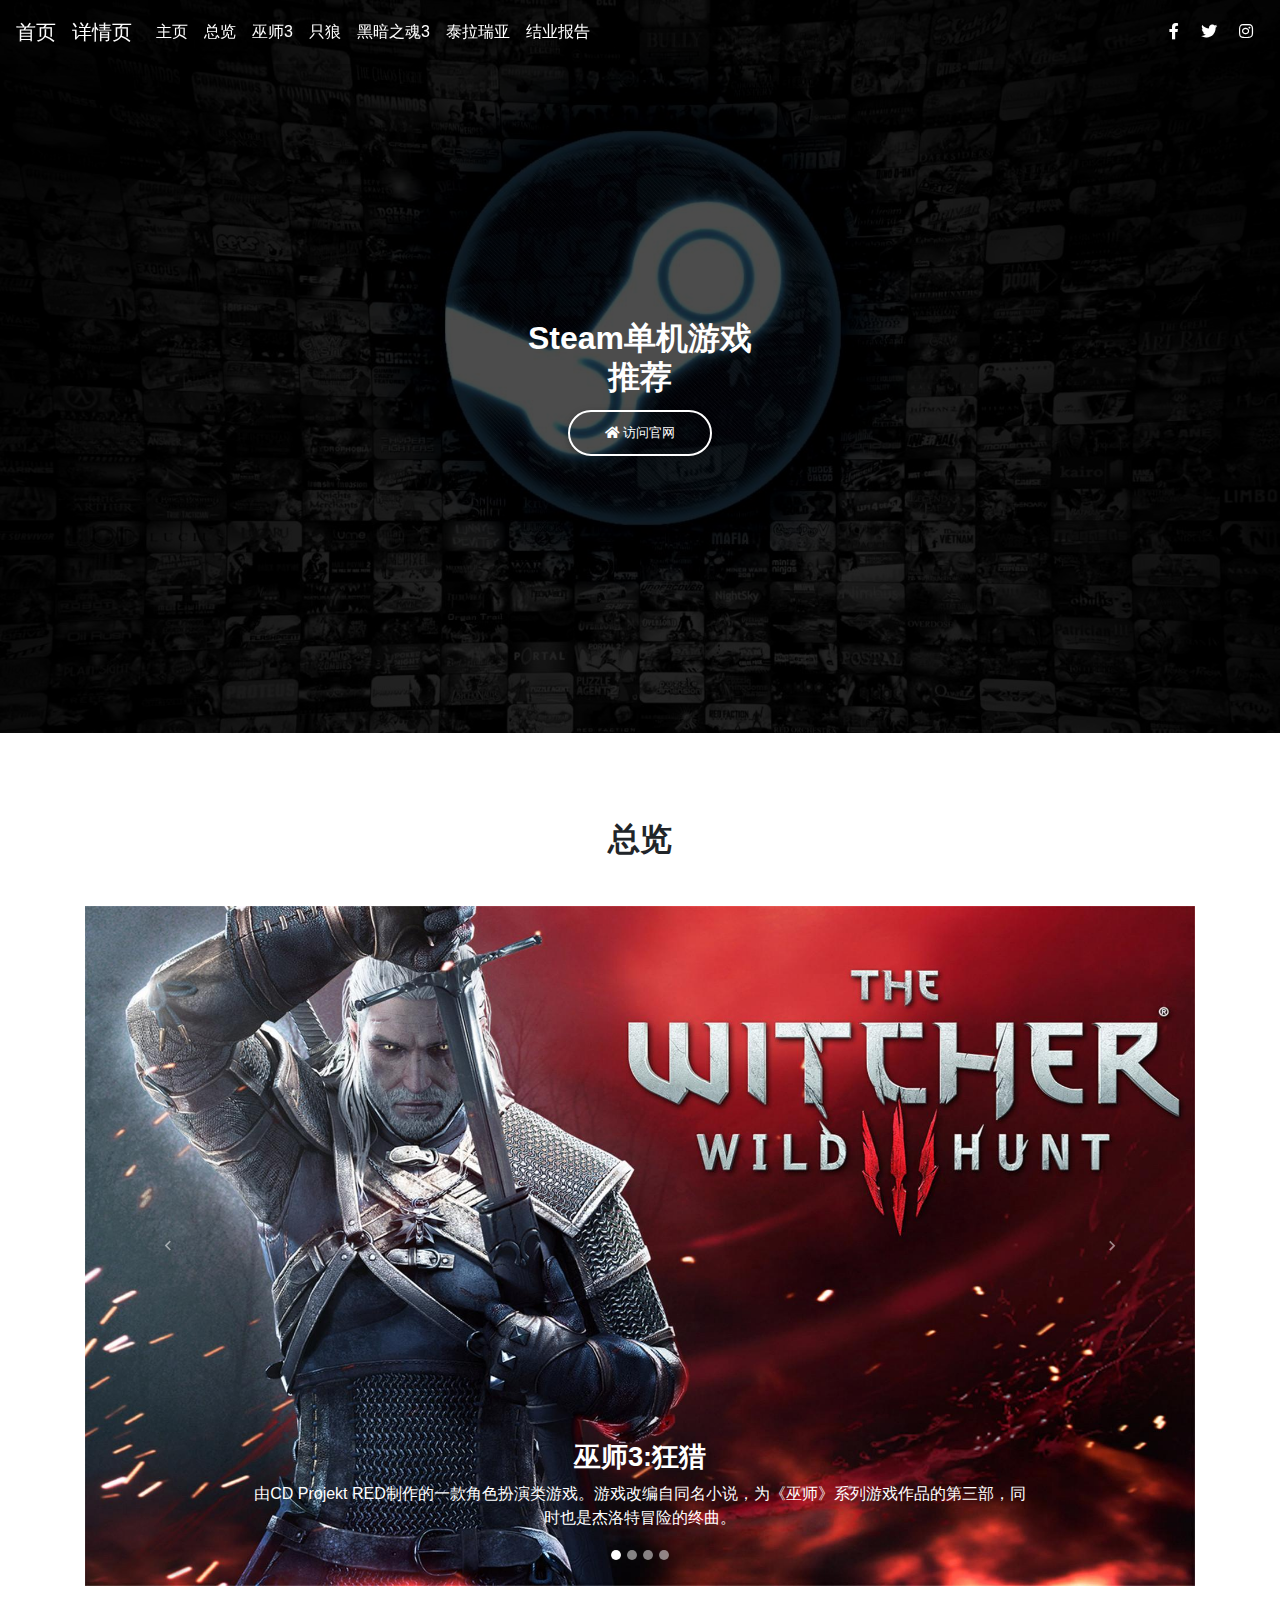
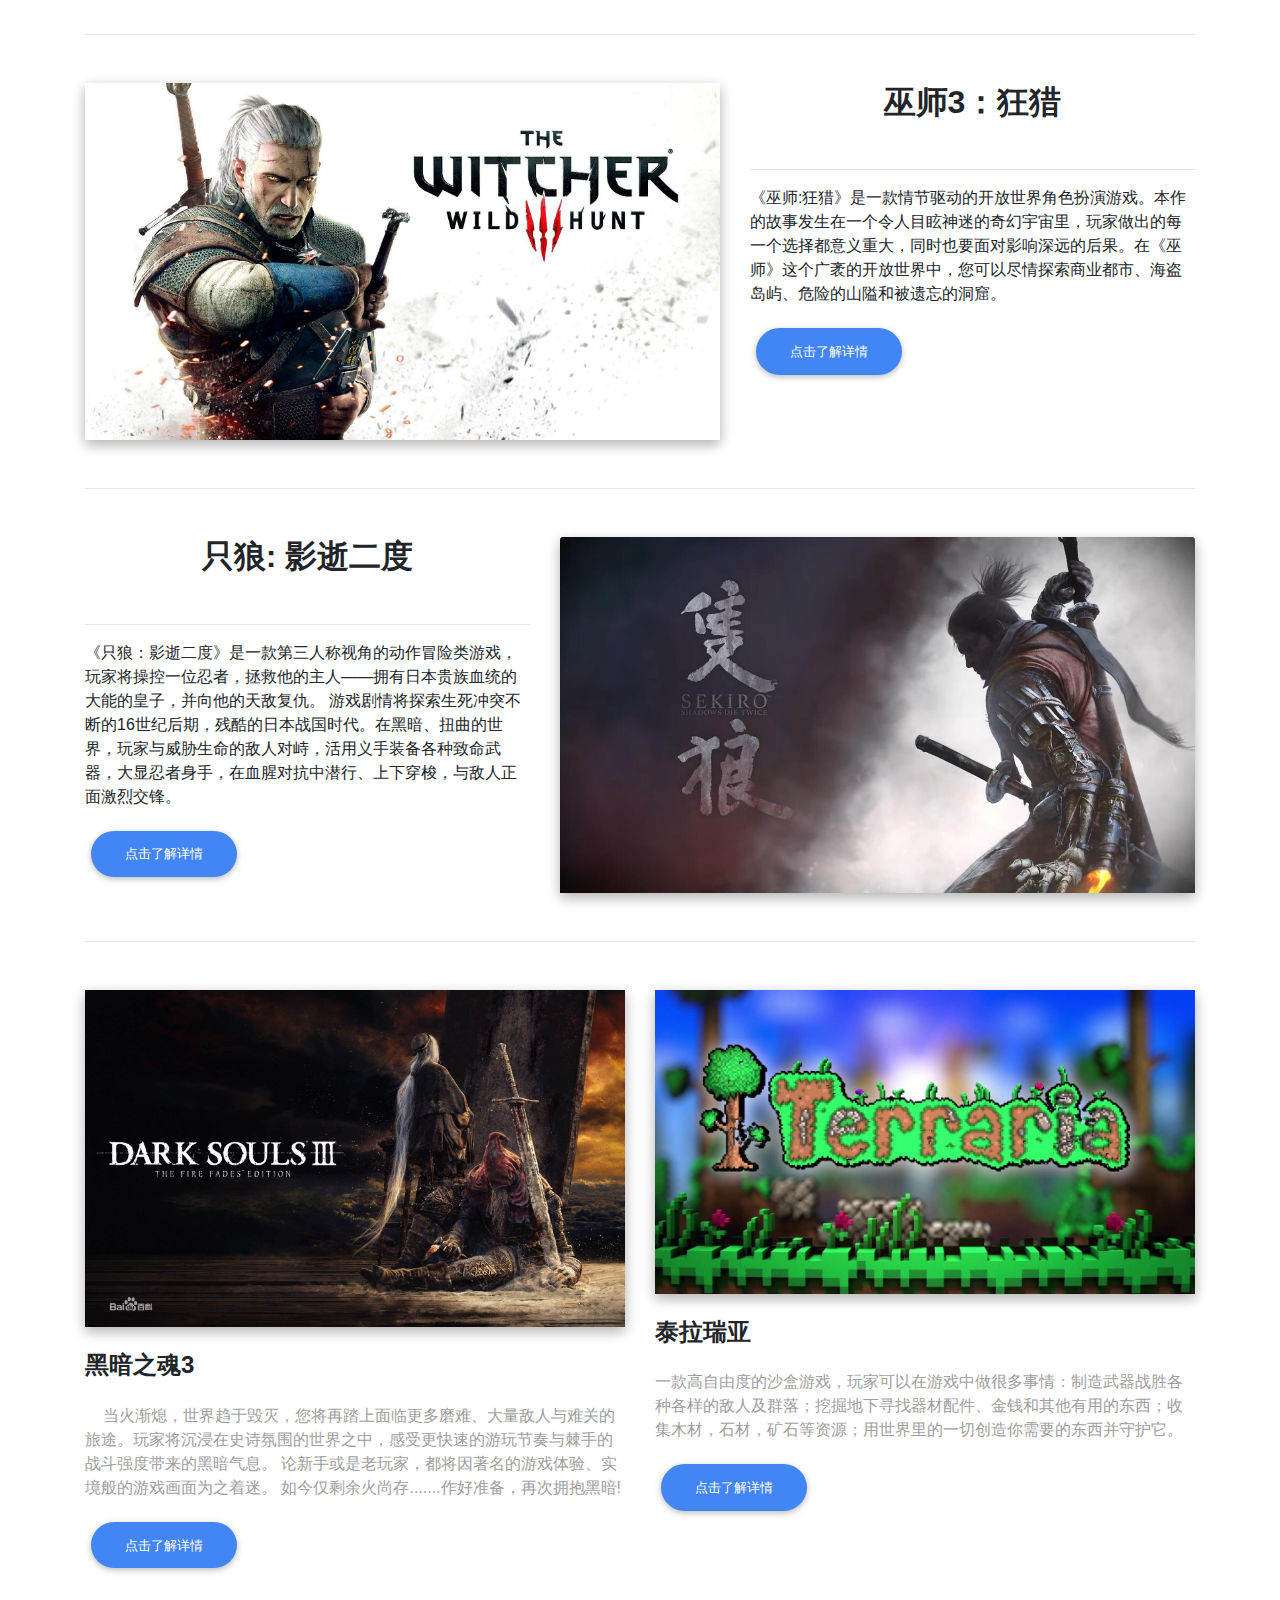
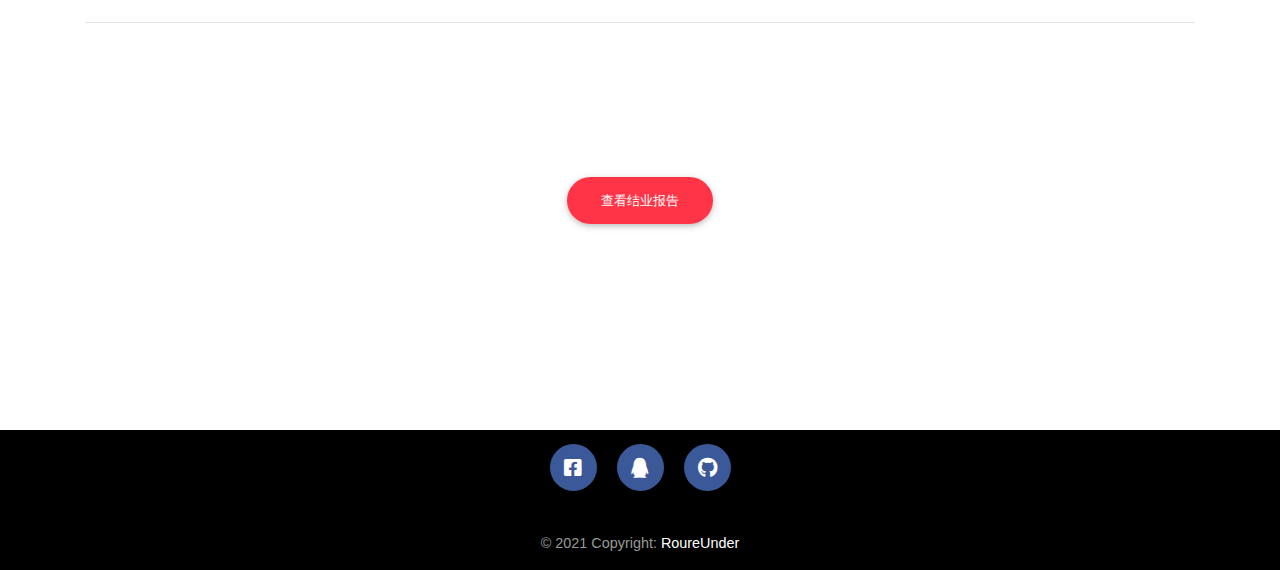
<file: index.html>
<!DOCTYPE html>
<html>
<head>
  <meta charset="UTF-8">
  <meta name="viewport" content="width=device-width, initial-scale=1, shrink-to-fit=no">
  <meta http-equiv="x-ua-compatible" content="ie=edge">
  <title>个人单机游戏推荐</title>
  <!-- MDB icon -->
  <link rel="icon" href="img/logo.ico" type="image/x-icon">
  <!-- Font Awesome -->
  <link rel="stylesheet" href="https://use.fontawesome.com/releases/v5.11.2/css/all.css">
  <!-- Bootstrap core CSS -->
  <link rel="stylesheet" href="css/bootstrap.min.css">
  <!-- Material Design Bootstrap -->
  <link rel="stylesheet" href="css/mdb.min.css">
  <!-- Your custom styles (optional) -->
  <link rel="stylesheet" href="css/style.css">
</head>
<body>

 <!-- start your project here -->
<!-- Main navigation -->
<!--Main Navigation-->
<header>
 <!--Navbar-->
<nav class="navbar navbar-expand-lg navbar-dark fixed-top scrolling-navbar">
    <!-- Navbar brand -->
    <a class="navbar-brand" href="#">首页</a>
    <!-- Collapse button -->
    <button class="navbar-toggler" type="button" data-toggle="collapse" data-target="#basicExampleNav"
      aria-controls="basicExampleNav" aria-expanded="false" aria-label="Toggle navigation">
      <span class="navbar-toggler-icon"></span>
    </button>
    <!-- Collapsible content -->
    <div class="collapse navbar-collapse" id="basicExampleNav">
    <!-- Links -->
    <a class="navbar-brand" href="wushi.html">详情页</a>
<ul class="navbar-nav mr-auto smooth-scroll">
  <li class="nav-item">
    <a class="nav-link" href="#intro">主页</a>
  </li>
  <li class="nav-item">
    <a class="nav-link" href="#zonglan">总览</a>
  </li>
  <li class="nav-item">
    <a class="nav-link" href="#wushi">巫师3</a>
  </li>
  <li class="nav-item">
    <a class="nav-link" href="#sekiro">只狼</a>
  </li>
  <li class="nav-item">
    <a class="nav-link" href="#darksoul">黑暗之魂3</a>
  </li>
  <li class="nav-item">
    <a class="nav-link" href="#darksoul">泰拉瑞亚</a>
  </li>
  <li class="nav-item">
    <a class="nav-link" href="#report">结业报告</a>
  </li>
</ul>
<!-- Links -->
    <!-- Social Icon  -->
<ul class="navbar-nav nav-flex-icons">
  <li class="nav-item">
    <a class="nav-link"><i class="fab fa-facebook-f"></i></a>
  </li>
  <li class="nav-item">
    <a class="nav-link"><i class="fab fa-twitter"></i></a>
  </li>
  <li class="nav-item">
    <a class="nav-link"><i class="fab fa-instagram"></i></a>
  </li>
</ul>
    <!-- Collapsible content -->
  </nav>
  <!--Mask-->
<div id="intro" class="view">

  <div class="mask rgba-black-strong">
    <!-- 添加了.container-fluid 容器以利用栅格进行布局 -->
    <div class="container-fluid d-flex align-items-center justify-content-center h-100">
      <!-- 新添加的 div, 表示栅格中的行 -->
      <div class="row d-flex justify-content-center text-center">
        <!-- 新添加的 div, 表示栅格中的列 -->
        <div class="col-md-10">

          <!-- Heading -->
          <h2 class="font-weight-bold white-text pt-5 mb-2">Steam单机游戏推荐</h2>

          <a href="https://store.steampowered.com/" class="btn btn-rounded btn-outline-white">
            <i class="fas fa-home "></i> 访问官网
          </a>
        </div>

      </div>

      </div>

  </div>

</div>
<!--/.Mask-->
  <!--/.Navbar-->
</header>
<!--Main layout-->

<!--Main layout-->
<main class="mt-5">
  <div class="container">

    <!--Section: 总览-->
    <section id="zonglan">
      <h2 class="mb-5 font-weight-bold text-center">总览</h2>

<!--Carousel Wrapper-->
<div id="carousel-example-2" class="carousel slide carousel-fade" data-ride="carousel">
  <!--Indicators-->
  <ol class="carousel-indicators">
    <li data-target="#carousel-example-2" data-slide-to="0" class="active"></li>
    <li data-target="#carousel-example-2" data-slide-to="1"></li>
    <li data-target="#carousel-example-2" data-slide-to="2"></li>
    <li data-target="#carousel-example-2" data-slide-to="3"></li>
  </ol>
  <!--/.Indicators-->
  <!--Slides-->
  <div class="carousel-inner" role="listbox">
    <div class="carousel-item active">
      <div class="view">
        <img class="d-block w-100" src="img/wushi2.png"
          alt="First slide" height="680">
      </div>
      <div class="carousel-caption">
        <h3 class="h3-responsive font-weight-bold">巫师3:狂猎</h3>
        <p >由CD Projekt RED制作的一款角色扮演类游戏。游戏改编自同名小说，为《巫师》系列游戏作品的第三部，同时也是杰洛特冒险的终曲。 </p>
      </div>
    </div>
    <div class="carousel-item">
      <!--Mask color-->
      <div class="view">
        <img class="d-block w-100" src="img/sekiro1.png"
          alt="Second slide" height="680">
      </div>
      <div class="carousel-caption">
        <h3 class="h3-responsive font-weight-bold">只狼: 影逝二度</h3>
        <p>由From Software制作的第三人称视角的动作冒险类游戏，玩家将操控一位忍者，拯救他的主人——拥有日本贵族血统的大能的皇子，并向他的天敌复仇。t</p>
      </div>
    </div>
    <div class="carousel-item">
      <!--Mask color-->
      <div class="view">
        <img class="d-block w-100" src="img/dk1.png"
          alt="Third slide" height="680">
      </div>
      <div class="carousel-caption">
        <h3 class="h3-responsive font-weight-bold">黑暗之魂3</h3>
        <p>由FromSoftware公司开发的一款动作角色扮演类游戏。游戏的主要舞台为洛斯里克王国。在那里，玩家肩负着阻止末世来临的使命，而末世则是由于火之纪元和那些前代黑暗印记持有者之间的冲突所引发的。为了应对这一事态，玩家需要去面对薪王——那些曾经传过火的英雄。</p>
      </div>
    </div>
    <div class="carousel-item">
     <!--Mask color-->
     <div class="view">
      <img class="d-block w-100" src="/img/tela1.png"
        alt="Fourth slide" height="680">
    </div>
    <div class="carousel-caption">
      <h3 class="h3-responsive font-weight-bold">泰拉瑞亚</h3>
      <p>由Re-Logic公司开发的一款高自由度的沙盒游戏，玩家可以在游戏中做很多事情：制造武器战胜各种各样的敌人及群落；挖掘地下寻找器材配件、金钱和其他有用的东西；收集木材，石材，矿石等资源；用世界里的一切创造你需要的东西并守护它。</p>
    </div>
  </div>
  </div>
  <!--/.Slides-->
  <!--Controls-->
  <a class="carousel-control-prev" href="#carousel-example-2" role="button" data-slide="prev">
    <span class="carousel-control-prev-icon" aria-hidden="true"></span>
    <span class="sr-only">Previous</span>
  </a>
  <a class="carousel-control-next" href="#carousel-example-2" role="button" data-slide="next">
    <span class="carousel-control-next-icon" aria-hidden="true"></span>
    <span class="sr-only">Next</span>
  </a>
  <!--/.Controls-->
</div>
<!--/.Carousel Wrapper-->

    </section>
    <!--Section: 总览-->

    <hr class="my-5">

    <!--Section: 巫师3-->
    <section id="wushi">
<!--Grid row 1-->
<div class="row">
  <!--Grid column 1-->
<div class="col-md-7">
<div class="view overlay z-depth-1-half">
  <img src="/img/wushi1.png" class="card-img-top" alt="">
  <div class="mask rgba-white-light"></div>
</div>
</div>
<!--Grid column-->
  <!--Grid column 2-->
<div class="col-md-5">
<h2 class="mb-5 font-weight-bold text-center">巫师3：狂猎</h2>
<hr>
<p>《巫师:狂猎》是一款情节驱动的开放世界角色扮演游戏。本作的故事发生在一个令人目眩神迷的奇幻宇宙里，玩家做出的每一个选择都意义重大，同时也要面对影响深远的后果。在《巫师》这个广袤的开放世界中，您可以尽情探索商业都市、海盗岛屿、危险的山隘和被遗忘的洞窟。</p>
<a href="wushi.html" class="btn btn-primary btn-rounded">点击了解详情</a>
</div>
<!--Grid column-->
</div>
<!--Grid row-->

    </section>
    <!--Section: 巫师3-->

    <hr class="my-5">

    <!--Section: 只狼-->
    <section id="sekiro">
<!--Grid row 1-->
<div class="row">
  <!--Grid column 1-->
  <div class="col-md-5">
    <h2 class="mb-5 font-weight-bold text-center">只狼: 影逝二度</h2>
    <hr>
    <p>《只狼：影逝二度》是一款第三人称视角的动作冒险类游戏，玩家将操控一位忍者，拯救他的主人——拥有日本贵族血统的大能的皇子，并向他的天敌复仇。 游戏剧情将探索生死冲突不断的16世纪后期，残酷的日本战国时代。在黑暗、扭曲的世界，玩家与威胁生命的敌人对峙，活用义手装备各种致命武器，大显忍者身手，在血腥对抗中潜行、上下穿梭，与敌人正面激烈交锋。</p>
    <a href="sekiro.html" class="btn btn-primary btn-rounded">点击了解详情</a>
    </div>
<!--Grid column-->
  <!--Grid column 2-->
  <div class="col-md-7">
    <div class="view overlay z-depth-1-half">
      <img src="/img/sekiro2.jpg" class="card-img-top" alt="">
      <div class="mask rgba-white-light"></div>
    </div>
    </div>
<!--Grid column-->
</div>
<!--Grid row-->


    </section>
    <!--Section: 只狼-->

    <hr class="my-5">

    <!--Section: 黑魂3-->
    <section id="darksoul">

<!--Grid row 1-->
<div class="row">
  <!--Grid column-->
  <div class="col-md-6">

    <div class="view overlay z-depth-1-half">
      <img src="img/darksoul2.jpg" class="img-fluid">
      <a href="#!">
        <div class="mask rgba-white-slight"></div>
      </a>
    </div>

    <h4 class="my-4 font-weight-bold">黑暗之魂3</h4>
    <p class="grey-text">&nbsp;&nbsp;&nbsp;&nbsp;当火渐熄，世界趋于毁灭，您将再踏上面临更多磨难、大量敌人与难关的旅途。玩家将沉浸在史诗氛围的世界之中，感受更快速的游玩节奏与棘手的战斗强度带来的黑暗气息。
      论新手或是老玩家，都将因著名的游戏体验、实境般的游戏画面为之着迷。
      如今仅剩余火尚存.......作好准备，再次拥抱黑暗!</p>
     <a href="darksoul.html" class="btn btn-primary btn-rounded">点击了解详情</a>
  </div>
  <!--Grid column-->
  <!--Grid column-->
  <div class="col-md-6">

    <div class="view overlay z-depth-1-half">
      <img src="img/tela2.jpg" class="img-fluid">
      <a href="#!">
        <div class="mask rgba-white-slight"></div>
      </a>
    </div>

    <h4 class="my-4 font-weight-bold">泰拉瑞亚</h4>
    <p class="grey-text">一款高自由度的沙盒游戏，玩家可以在游戏中做很多事情：制造武器战胜各种各样的敌人及群落；挖掘地下寻找器材配件、金钱和其他有用的东西；收集木材，石材，矿石等资源；用世界里的一切创造你需要的东西并守护它。</p>
     <a href="tela.html" class="btn btn-primary btn-rounded">点击了解详情</a>
  </div>
  <!--Grid column-->
</div>
<!--Grid row-->

    </section>
    <!--Section: 黑魂3-->
    <hr class="my-5">

    <a id="report">
      <div style=" height: 100px; " ></div>
        <div class="text-center">
  
            <a href="https://blog.csdn.net/Facerdx/article/details/118073135" class="btn btn-rounded btn-danger">查看结业报告</a>
          </div>
  
       
  
       
    <div style=" height: 200px; " ></div>

  </div>
</main>
<!--Main layout-->

<footer class="page-footer  black font-small pt-1">

  <!-- Footer Elements -->
  <div class="container">

    <!-- Social buttons -->
    <ul class="list-unstyled list-inline text-center">
      <li class="list-inline-item">
        <a class="btn-floating btn-fb mx-1" href="https://www.facebook.com/profile.php?id=100044963982755" target="_blank">
          <i class="fab fa-facebook-square"> </i>
        </a>
      </li>
      <li class="list-inline-item">
        <a class="btn-floating btn-fb mx-1" href="tencent://message/?uin=2286519101&Site=ww&Menu=yes" target="_blank">
          <i class="fab fa-qq"> </i>
        </a>
      </li>
      <li class="list-inline-item">
        <a class="btn-floating btn-fb mx-1" href="https://github.com/RoureUnder" target="_blank">
          <i class="fab fa-github"> </i>
        </a>
      </li>
      
    </ul>
    <!-- Social buttons -->

  </div>
  <!-- Footer Elements -->

  <!-- Copyright -->
  <div class="footer-copyright text-center py-3">© 2021 Copyright:
    <a href="https://github.com/RoureUnder" target="_blank"> RoureUnder</a>
  </div>
  <!-- Copyright -->

</footer>
<!-- Footer -->
<!-- end your project here -->

  <!-- jQuery -->
  <script type="text/javascript" src="js/jquery.min.js"></script>
  <!-- Bootstrap tooltips -->
  <script type="text/javascript" src="js/popper.min.js"></script>
  <!-- Bootstrap core JavaScript -->
  <script type="text/javascript" src="js/bootstrap.min.js"></script>
  <!-- MDB core JavaScript -->
  <script type="text/javascript" src="js/mdb.min.js"></script>
  <!-- Your custom scripts (optional) -->
  <script type="text/javascript"></script>

</body>
</html>
</file>
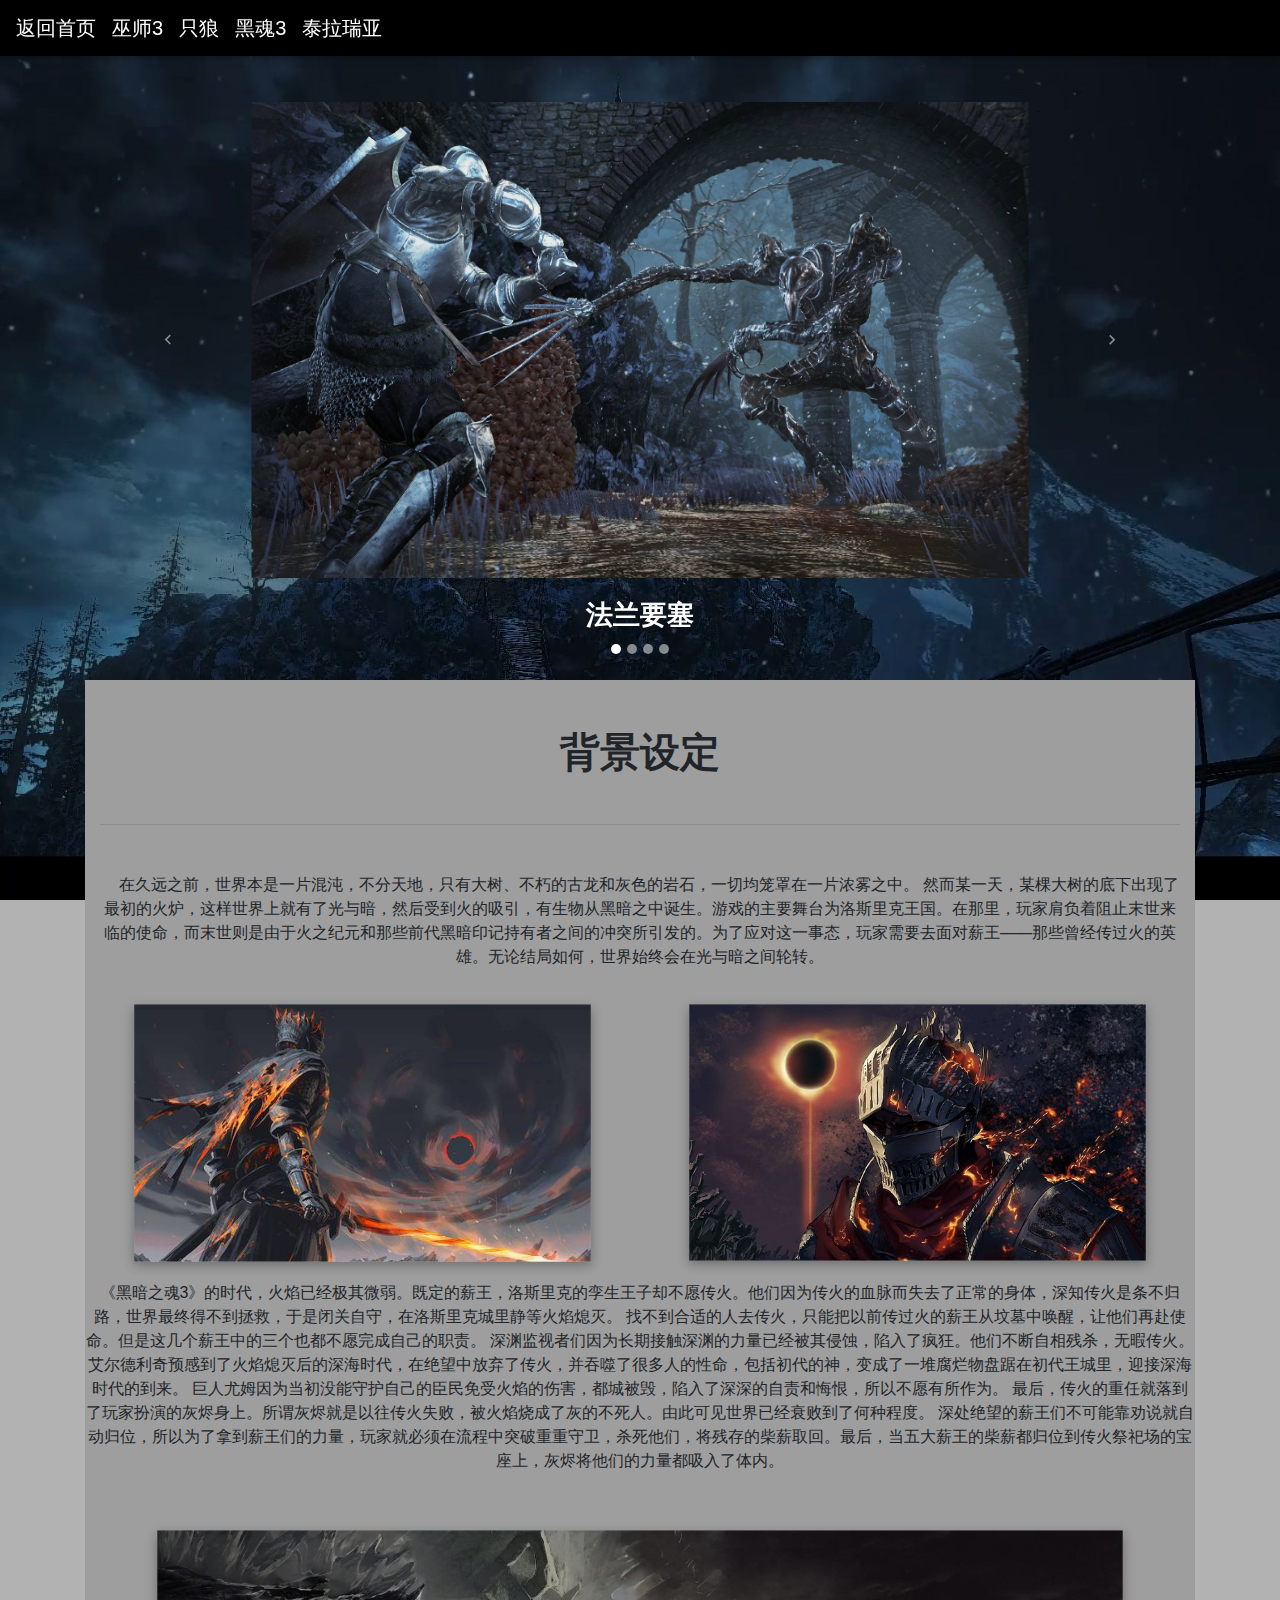
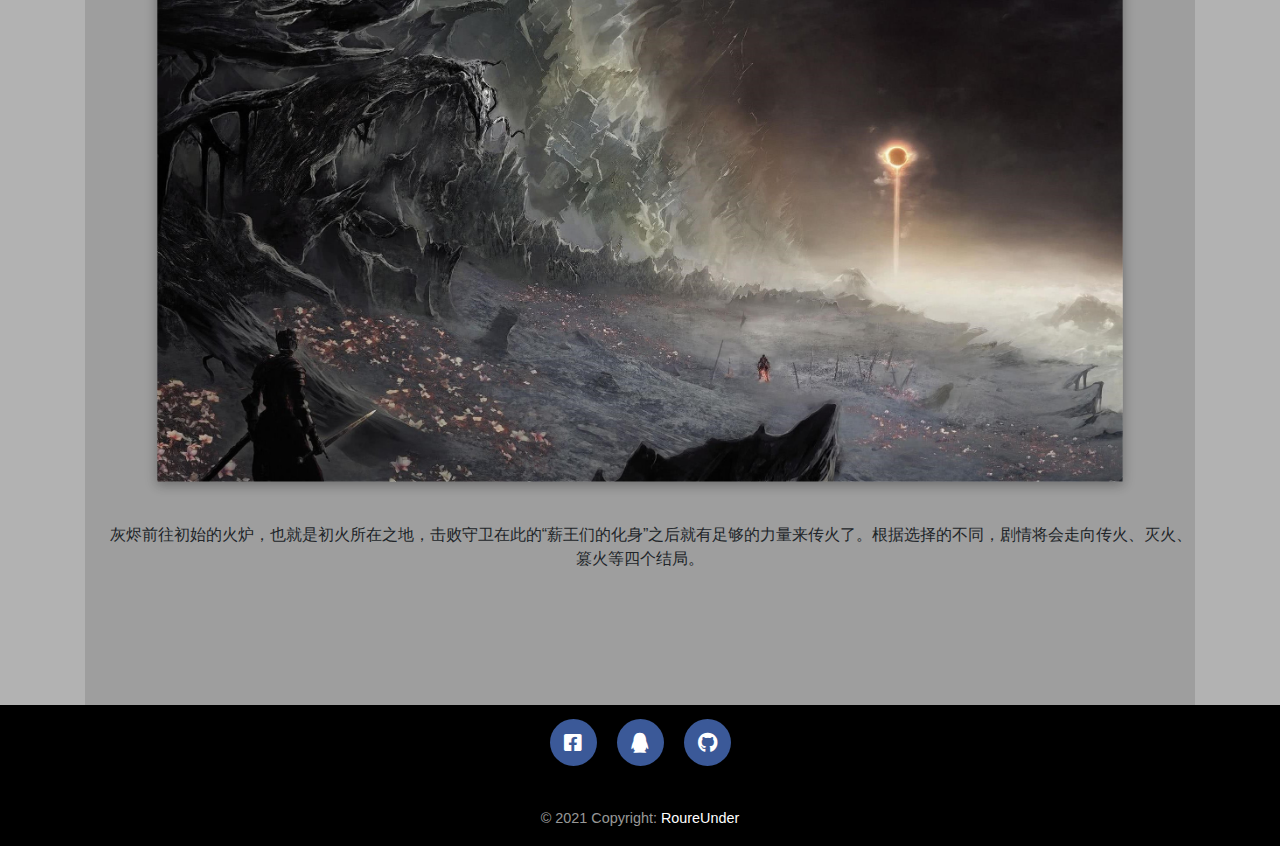
<file: darksoul.html>
<!DOCTYPE html>
<html>
<head>
  <meta charset="UTF-8">
  <meta name="viewport" content="width=device-width, initial-scale=1, shrink-to-fit=no">
  <meta http-equiv="x-ua-compatible" content="ie=edge">
  <title>个人单机游戏推荐</title>
  <!-- MDB icon -->
  <link rel="icon" href="img/logo.ico" type="image/x-icon">
  <!-- Font Awesome -->
  <link rel="stylesheet" href="https://use.fontawesome.com/releases/v5.11.2/css/all.css">
  <!-- Bootstrap core CSS -->
  <link rel="stylesheet" href="css/bootstrap.min.css">
  <!-- Material Design Bootstrap -->
  <link rel="stylesheet" href="css/mdb.min.css">
  <!-- Your custom styles (optional) -->
  <link rel="stylesheet" href="css/style1.css">
</head>
<body background="img/dk3.jpg" style=" background-repeat:no-repeat ;background-size:100% 100%;
background-attachment: fixed;">
<!-- start your project here -->
<!-- Main navigation -->
<header>
  <!--Navbar-->
  <nav class="navbar navbar-expand-lg navbar-dark black fixed-top">
    <!-- Navbar brand -->
    <a class="navbar-brand" href="index.html">返回首页</a>
    <a class="navbar-brand" href="wushi.html">巫师3</a>
    <a class="navbar-brand" href="sekiro.html">只狼</a>
    <a class="navbar-brand" href="#">黑魂3</a>
    <a class="navbar-brand" href="tela.html">泰拉瑞亚</a>
  </nav>
  
  <!--/.Navbar-->
</header>



<!--Main layout-->
<main>
  <div class="mask rgba-black-light">
  <div class="container">
<!--Carousel Wrapper-->
<div id="carousel-example-2" class="carousel slide carousel-fade" data-ride="carousel">
  <!--Indicators-->
  <ol class="carousel-indicators">
    <li data-target="#carousel-example-2" data-slide-to="0" class="active"></li>
    <li data-target="#carousel-example-2" data-slide-to="1"></li>
    <li data-target="#carousel-example-2" data-slide-to="2"></li>
    <li data-target="#carousel-example-2" data-slide-to="3"></li>
  </ol>
  <!--/.Indicators-->
  <!--Slides-->
  <div class="carousel-inner" role="listbox">
    <div class="carousel-item active">
      <div class="view">
        <img class="d-block w-100 example1" src="img/dk4.jpg"
          alt="First slide" height="680">
      </div>
      <div class="carousel-caption">
        <h3 class="h3-responsive font-weight-bold">法兰要塞</h3>
      </div>
    </div>
    <div class="carousel-item">
      <!--Mask color-->
      <div class="view">
        <img class="d-block w-100 example1" src="img/dk5.jpg"
          alt="Second slide" height="680">
      </div>
      <div class="carousel-caption">
        <h3 class="h3-responsive font-weight-bold">大书库</h3>

      </div>
    </div>
    <div class="carousel-item">
      <!--Mask color-->
      <div class="view">
        <img class="d-block w-100 example1" src="img/dk6.jpg"
          alt="Third slide" height="680">
      </div>
      <div class="carousel-caption">
        <h3 class="h3-responsive font-weight-bold">洛斯里克</h3>
  
      </div>
    </div>
    <div class="carousel-item">
     <!--Mask color-->
     <div class="view">
      <img class="d-block w-100 example1" src="/img/dk7.jpg"
        alt="Fourth slide" height="680">
    </div>
    <div class="carousel-caption">
      <h3 class="h3-responsive font-weight-bold">洛斯里克</h3>
    
    </div>
  </div>
  </div>
  <!--/.Slides-->
  <!--Controls-->
  <a class="carousel-control-prev" href="#carousel-example-2" role="button" data-slide="prev">
    <span class="carousel-control-prev-icon" aria-hidden="true"></span>
    <span class="sr-only">Previous</span>
  </a>
  <a class="carousel-control-next" href="#carousel-example-2" role="button" data-slide="next">
    <span class="carousel-control-next-icon" aria-hidden="true"></span>
    <span class="sr-only">Next</span>
  </a>
  <!--/.Controls-->
</div>
<!--/.Carousel Wrapper-->
    <div class="text-center py-5" style="background-color: rgb(158, 158, 158);">

      <!-- Container -->
      <div class="container">
    
        <h2 class="h1-responsive font-weight-bold mb-5">背景设定</h2>
     <hr class="my-5">
  
        <p >&nbsp;&nbsp;&nbsp;&nbsp;在久远之前，世界本是一片混沌，不分天地，只有大树、不朽的古龙和灰色的岩石，一切均笼罩在一片浓雾之中。
         然而某一天，某棵大树的底下出现了最初的火炉，这样世界上就有了光与暗，然后受到火的吸引，有生物从黑暗之中诞生。游戏的主要舞台为洛斯里克王国。在那里，玩家肩负着阻止末世来临的使命，而末世则是由于火之纪元和那些前代黑暗印记持有者之间的冲突所引发的。为了应对这一事态，玩家需要去面对薪王——那些曾经传过火的英雄。无论结局如何，世界始终会在光与暗之间轮转。
      </p>
       
      <!--Grid row 1-->
  <div class="row">
    <!--Grid column 1-->
    <div class="col-md-6">
      <div class="view overlay z-depth-1-half example2">
        <img src="img/dk8.jpg" class="img-fluid">
        <a href="#!">
          <div class="mask rgba-white-slight"></div>
        </a>
      </div>
    </div>
    <!--Grid column-->
    <!--Grid column 2-->
    <div class="col-md-6">
      <div class="view overlay z-depth-1-half example2">
        <img src="img/dk10.jpg" class="img-fluid">
        <a href="#!">
          <div class="mask rgba-white-slight"></div>
        </a>
      </div>
    </div>
    <!--Grid column-->


  <hr class="my-5">
  <p>《黑暗之魂3》的时代，火焰已经极其微弱。既定的薪王，洛斯里克的孪生王子却不愿传火。他们因为传火的血脉而失去了正常的身体，深知传火是条不归路，世界最终得不到拯救，于是闭关自守，在洛斯里克城里静等火焰熄灭。
找不到合适的人去传火，只能把以前传过火的薪王从坟墓中唤醒，让他们再赴使命。但是这几个薪王中的三个也都不愿完成自己的职责。
    深渊监视者们因为长期接触深渊的力量已经被其侵蚀，陷入了疯狂。他们不断自相残杀，无暇传火。
    艾尔德利奇预感到了火焰熄灭后的深海时代，在绝望中放弃了传火，并吞噬了很多人的性命，包括初代的神，变成了一堆腐烂物盘踞在初代王城里，迎接深海时代的到来。
    巨人尤姆因为当初没能守护自己的臣民免受火焰的伤害，都城被毁，陷入了深深的自责和悔恨，所以不愿有所作为。
    最后，传火的重任就落到了玩家扮演的灰烬身上。所谓灰烬就是以往传火失败，被火焰烧成了灰的不死人。由此可见世界已经衰败到了何种程度。
    深处绝望的薪王们不可能靠劝说就自动归位，所以为了拿到薪王们的力量，玩家就必须在流程中突破重重守卫，杀死他们，将残存的柴薪取回。最后，当五大薪王的柴薪都归位到传火祭祀场的宝座上，灰烬将他们的力量都吸入了体内。
   </p>
   <div class="view overlay z-depth-1-half example2">
        <img src="img/dk9.jpg" class="img-fluid">
        <a href="#!">
          <div class="mask rgba-white-slight"></div>
        </a>
      </div>
      <p>
        &nbsp;&nbsp;&nbsp;&nbsp; 灰烬前往初始的火炉，也就是初火所在之地，击败守卫在此的“薪王们的化身”之后就有足够的力量来传火了。根据选择的不同，剧情将会走向传火、灭火、篡火等四个结局。
      </p>
      <!-- Container -->
    
    </div>




<div style=" height: 70px; " ></div>
</div>

</main>
<!--Main layout-->

<footer class="page-footer  black font-small pt-1">

  <!-- Footer Elements -->
  <div class="container">

    <!-- Social buttons -->
    <ul class="list-unstyled list-inline text-center">
      <li class="list-inline-item">
        <a class="btn-floating btn-fb mx-1" href="https://www.facebook.com/profile.php?id=100044963982755" target="_blank">
          <i class="fab fa-facebook-square"> </i>
        </a>
      </li>
      <li class="list-inline-item">
        <a class="btn-floating btn-fb mx-1" href="tencent://message/?uin=2286519101&Site=ww&Menu=yes" target="_blank">
          <i class="fab fa-qq"> </i>
        </a>
      </li>
      <li class="list-inline-item">
        <a class="btn-floating btn-fb mx-1" href="https://github.com/RoureUnder" target="_blank">
          <i class="fab fa-github"> </i>
        </a>
      </li>
      
    </ul>
    <!-- Social buttons -->

  </div>
  <!-- Footer Elements -->

  <!-- Copyright -->
  <div class="footer-copyright text-center py-3">© 2021 Copyright:
    <a href="https://github.com/RoureUnder" target="_blank"> RoureUnder</a>
  </div>
  <!-- Copyright -->

</footer>
<!-- Footer -->
<!-- end your project here -->

  <!-- jQuery -->
  <script type="text/javascript" src="js/jquery.min.js"></script>
  <!-- Bootstrap tooltips -->
  <script type="text/javascript" src="js/popper.min.js"></script>
  <!-- Bootstrap core JavaScript -->
  <script type="text/javascript" src="js/bootstrap.min.js"></script>
  <!-- MDB core JavaScript -->
  <script type="text/javascript" src="js/mdb.min.js"></script>
  <!-- Your custom scripts (optional) -->
  <script type="text/javascript"></script>

</body>
</html>
</file>
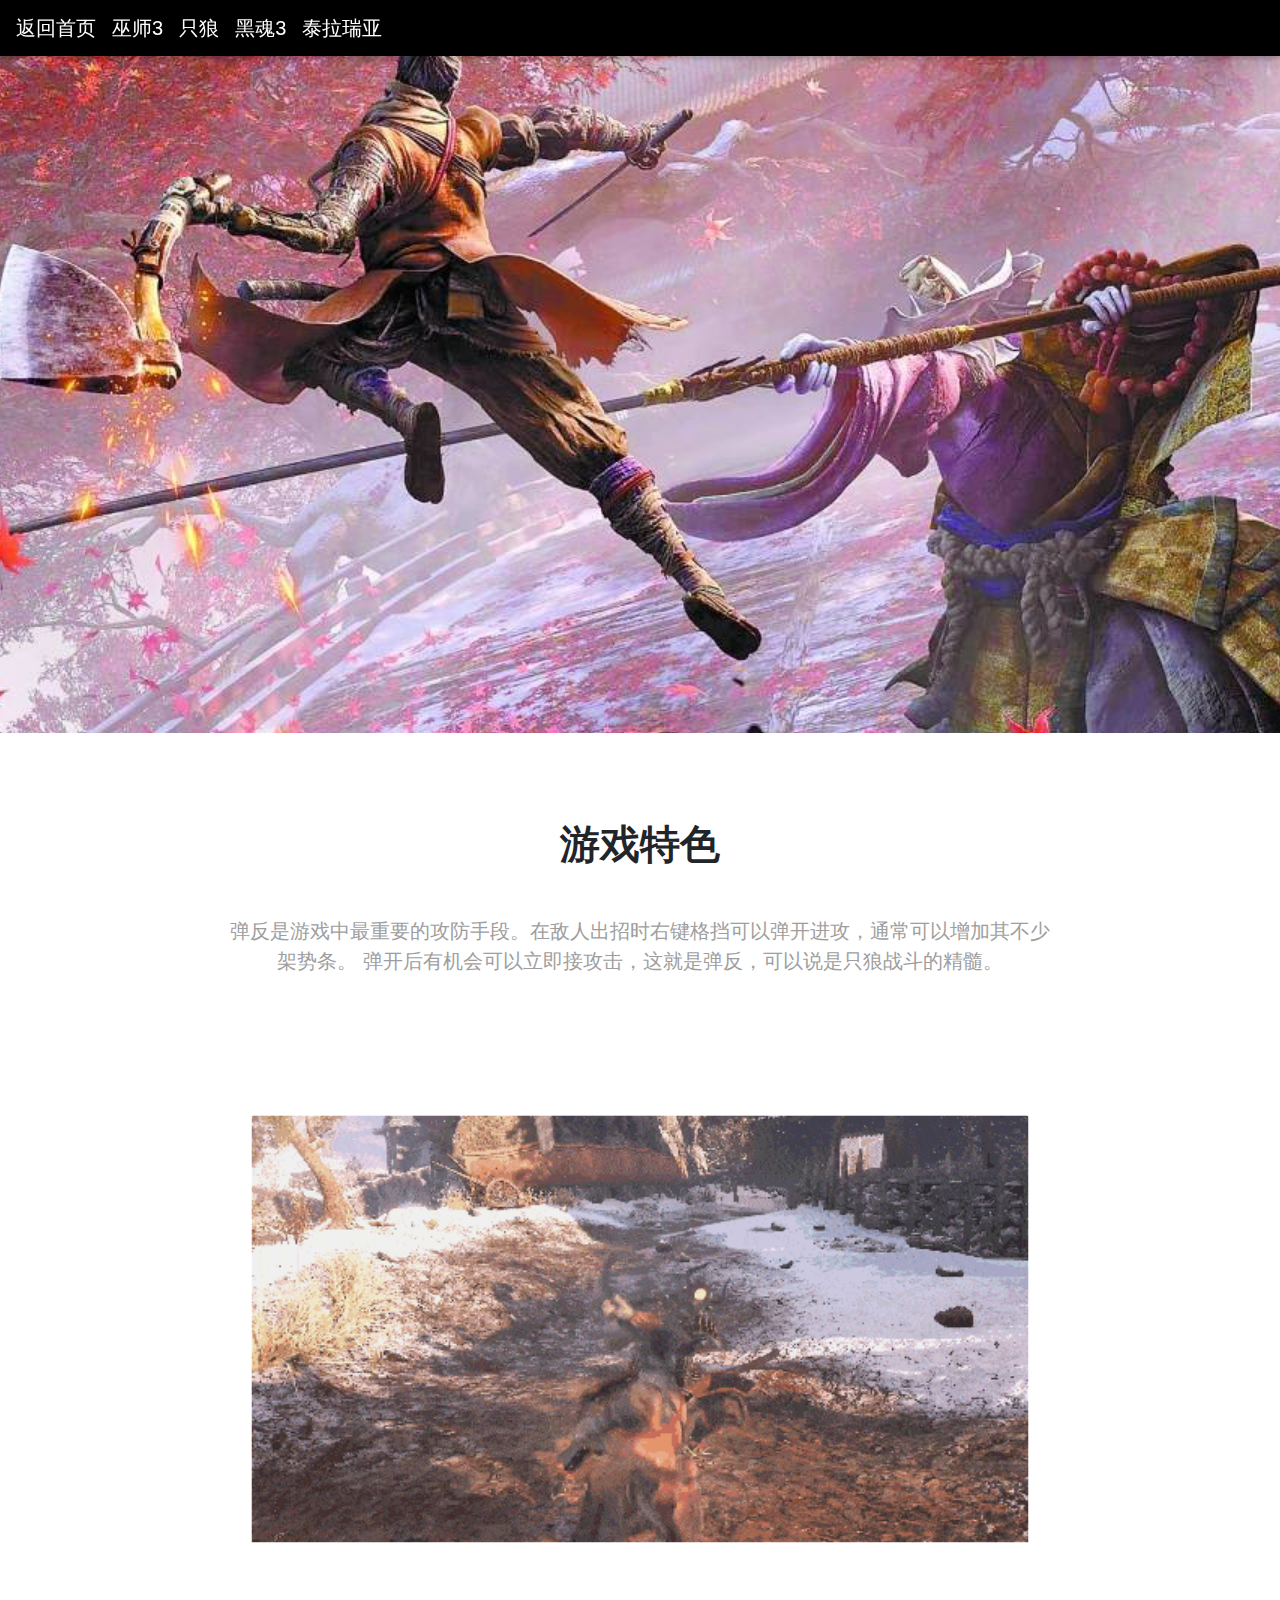
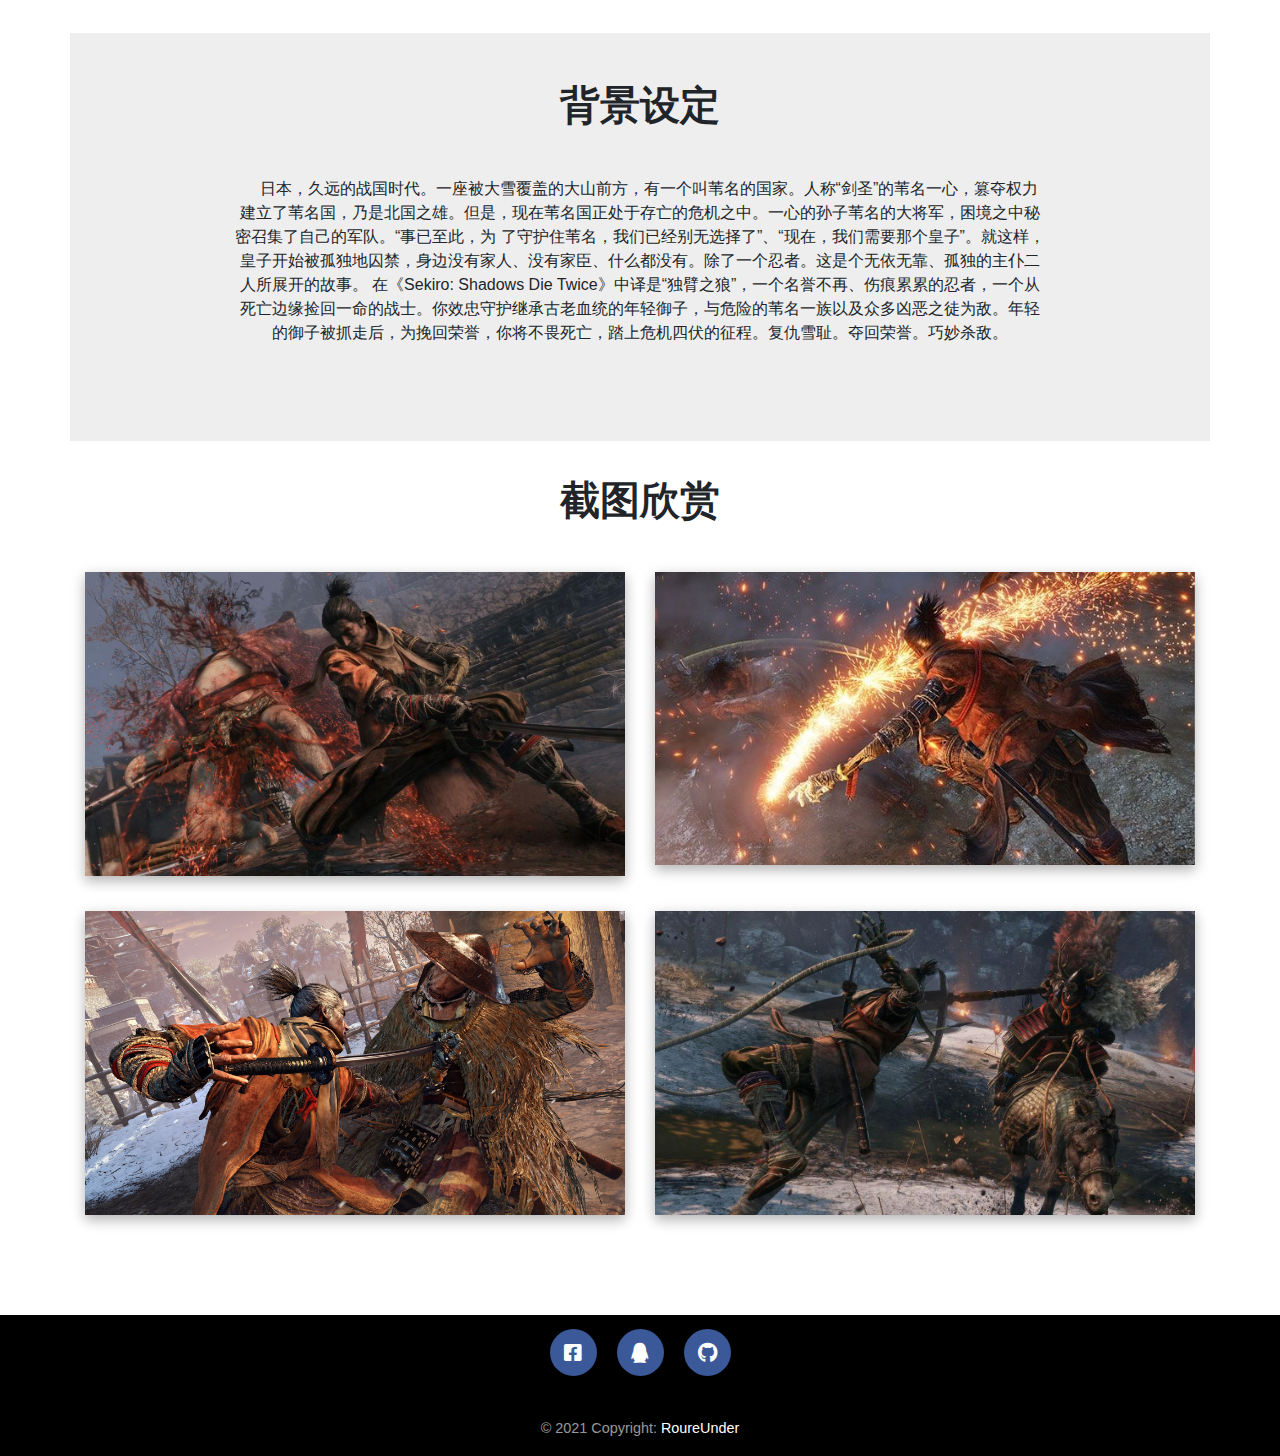
<file: sekiro.html>
<!DOCTYPE html>
<html>
<head>
  <meta charset="UTF-8">
  <meta name="viewport" content="width=device-width, initial-scale=1, shrink-to-fit=no">
  <meta http-equiv="x-ua-compatible" content="ie=edge">
  <title>个人单机游戏推荐</title>
  <!-- MDB icon -->
  <link rel="icon" href="img/logo.ico" type="image/x-icon">
  <!-- Font Awesome -->
  <link rel="stylesheet" href="https://use.fontawesome.com/releases/v5.11.2/css/all.css">
  <!-- Bootstrap core CSS -->
  <link rel="stylesheet" href="css/bootstrap.min.css">
  <!-- Material Design Bootstrap -->
  <link rel="stylesheet" href="css/mdb.min.css">
  <!-- Your custom styles (optional) -->
  <link rel="stylesheet" href="css/style.css">
</head>
<body>

<!-- start your project here -->
<!-- Main navigation -->
<header>
  <!--Navbar-->
  <nav class="navbar navbar-expand-lg navbar-dark black fixed-top">
    <!-- Navbar brand -->
    <a class="navbar-brand" href="index.html">返回首页</a>
    <a class="navbar-brand" href="wushi.html">巫师3</a>
    <a class="navbar-brand" href="#">只狼</a>
    <a class="navbar-brand" href="darksoul.html">黑魂3</a>
    <a class="navbar-brand" href="tela.html">泰拉瑞亚</a>
  </nav>
  <!--/.Navbar-->
   <!--Mask-->
<div id="intro2" class="view"></div>
<!--/.Mask-->
</header>



<!--Main layout-->
<main class="mt-5">
  <div class="container">

<h2 class="h1-responsive font-weight-bold text-center mb-5">游戏特色</h2>

<p class="lead grey-text text-center w-responsive mx-auto mb-5">
  弹反是游戏中最重要的攻防手段。在敌人出招时右键格挡可以弹开进攻，通常可以增加其不少架势条。
  弹开后有机会可以立即接攻击，这就是弹反，可以说是只狼战斗的精髓。
</p>
<img src="/img/sekiro.gif" class="card-img-top example1" alt="">
</div>


<div  class="text-center py-5 container" style="background-color: #eee;">

  <!-- Container -->
  <div class="container">

    <!-- Section heading -->
    <h2 class="h1-responsive font-weight-bold mb-5">背景设定</h2>
    <!-- Section description -->
    <p class=" w-responsive mx-auto mb-5">&nbsp;&nbsp;&nbsp;&nbsp;日本，久远的战国时代。一座被大雪覆盖的大山前方，有一个叫苇名的国家。人称“剑圣”的苇名一心，篡夺权力建立了苇名国，乃是北国之雄。但是，现在苇名国正处于存亡的危机之中。一心的孙子苇名的大将军，困境之中秘密召集了自己的军队。“事已至此，为 了守护住苇名，我们已经别无选择了”、“现在，我们需要那个皇子”。就这样，皇子开始被孤独地囚禁，身边没有家人、没有家臣、什么都没有。除了一个忍者。这是个无依无靠、孤独的主仆二人所展开的故事。
      在《Sekiro: Shadows Die Twice》中译是“独臂之狼”，一个名誉不再、伤痕累累的忍者，一个从死亡边缘捡回一命的战士。你效忠守护继承古老血统的年轻御子，与危险的苇名一族以及众多凶恶之徒为敌。年轻的御子被抓走后，为挽回荣誉，你将不畏死亡，踏上危机四伏的征程。复仇雪耻。夺回荣誉。巧妙杀敌。 </p>

  </div>
  <!-- Container -->

</div>
<div style=" height: 35px; " ></div>
<h2 class="h1-responsive font-weight-bold mb-5 text-center" >截图欣赏</h2>
<!--Main container-->
<div class="container">
  <!--Grid row 1-->
  <div class="row">
    <!--Grid column 1-->
    <div class="col-md-6">
      <div class="view overlay z-depth-1-half">
        <img src="img/sekiro4.jpg" class="img-fluid">
        <a href="#!">
          <div class="mask rgba-white-slight"></div>
        </a>
      </div>
    </div>
    <!--Grid column-->
    <!--Grid column 2-->
    <div class="col-md-6">
      <div class="view overlay z-depth-1-half">
        <img src="img/sekiro5.jpg" class="img-fluid">
        <a href="#!">
          <div class="mask rgba-white-slight"></div>
        </a>
      </div>
    </div>
    <!--Grid column-->
  </div>
  <!--Grid row-->
  <div style=" height: 35px; " ></div>
  <!--Grid row 2-->
  <div class="row">
    <!--Grid column 1-->
    <div class="col-lg-6 col-md-12">
      <div class="view overlay z-depth-1-half">
        <img src="img/sekiro6.jpg" class="img-fluid">
        <a href="#!">
          <div class="mask rgba-white-slight"></div>
        </a>
      </div>
    </div>
    <!--Grid column-->
    <!--Grid column 2-->
    <div class="col-lg-6 col-md-6">
      <div class="view overlay z-depth-1-half">
        <img src="img/sekiro7.png" class="img-fluid">
        <a href="#!">
          <div class="mask rgba-white-slight"></div>
        </a>
      </div>
    </div>
    <!--Grid column-->
    <!--Grid column 3-->
  
    <!--Grid column-->
  </div>
  <!--Grid row-->
</div>
<!--Main container-->

</main>
<!--Main layout-->
<div style=" height:100px " ></div>
<footer class="page-footer  black font-small pt-1">

  <!-- Footer Elements -->
  <div class="container">

    <!-- Social buttons -->
    <ul class="list-unstyled list-inline text-center">
      <li class="list-inline-item">
        <a class="btn-floating btn-fb mx-1" href="https://www.facebook.com/profile.php?id=100044963982755" target="_blank">
          <i class="fab fa-facebook-square"> </i>
        </a>
      </li>
      <li class="list-inline-item">
        <a class="btn-floating btn-fb mx-1" href="tencent://message/?uin=2286519101&Site=ww&Menu=yes" target="_blank">
          <i class="fab fa-qq"> </i>
        </a>
      </li>
      <li class="list-inline-item">
        <a class="btn-floating btn-fb mx-1" href="https://github.com/RoureUnder" target="_blank">
          <i class="fab fa-github"> </i>
        </a>
      </li>
      
    </ul>
    <!-- Social buttons -->

  </div>
  <!-- Footer Elements -->

  <!-- Copyright -->
  <div class="footer-copyright text-center py-3">© 2021 Copyright:
    <a href="https://github.com/RoureUnder" target="_blank"> RoureUnder</a>
  </div>
  <!-- Copyright -->

</footer>
<!-- Footer -->
<!-- end your project here -->

  <!-- jQuery -->
  <script type="text/javascript" src="js/jquery.min.js"></script>
  <!-- Bootstrap tooltips -->
  <script type="text/javascript" src="js/popper.min.js"></script>
  <!-- Bootstrap core JavaScript -->
  <script type="text/javascript" src="js/bootstrap.min.js"></script>
  <!-- MDB core JavaScript -->
  <script type="text/javascript" src="js/mdb.min.js"></script>
  <!-- Your custom scripts (optional) -->
  <script type="text/javascript"></script>

</body>
</html>
</file>
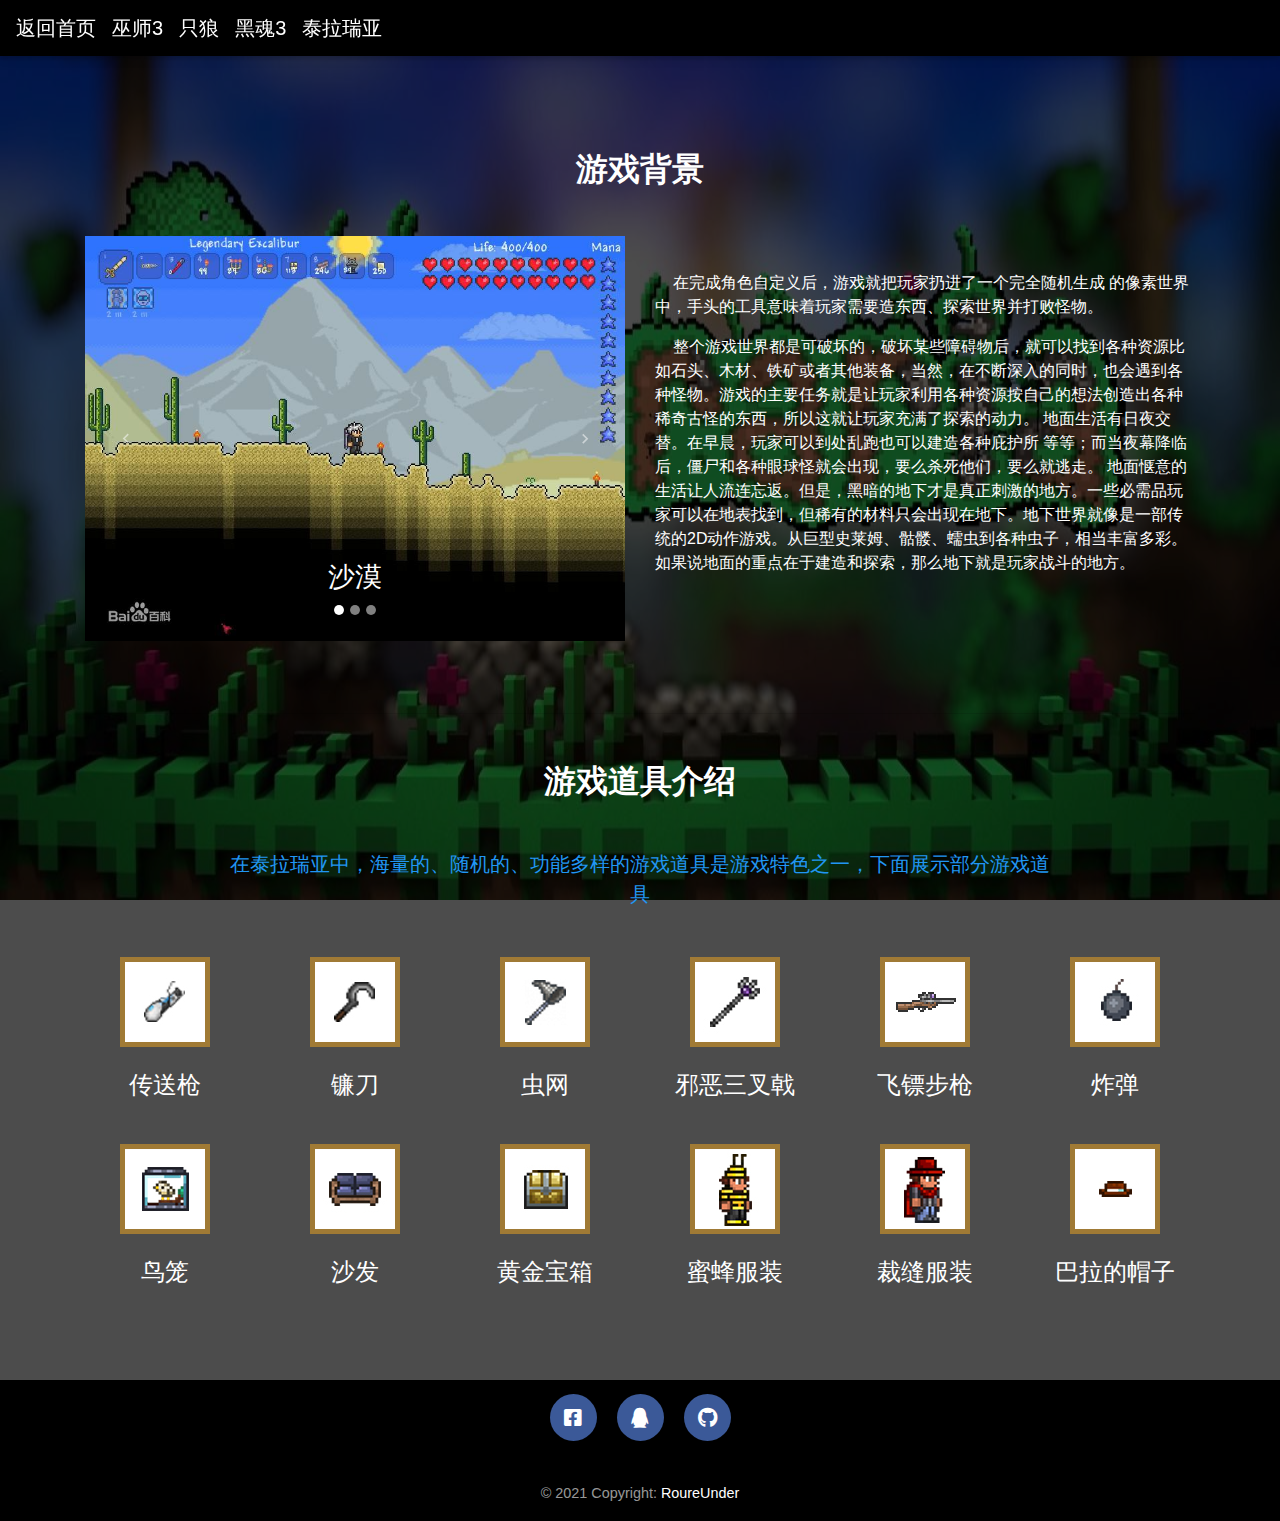
<file: tela.html>
<!DOCTYPE html>
<html>
<head>
  <meta charset="UTF-8">
  <meta name="viewport" content="width=device-width, initial-scale=1, shrink-to-fit=no">
  <meta http-equiv="x-ua-compatible" content="ie=edge">
  <title>个人单机游戏推荐</title>
  <!-- MDB icon -->
  <link rel="icon" href="img/logo.ico" type="image/x-icon">
  <!-- Font Awesome -->
  <link rel="stylesheet" href="https://use.fontawesome.com/releases/v5.11.2/css/all.css">
  <!-- Bootstrap core CSS -->
  <link rel="stylesheet" href="css/bootstrap.min.css">
  <!-- Material Design Bootstrap -->
  <link rel="stylesheet" href="css/mdb.min.css">
  <!-- Your custom styles (optional) -->
  <link rel="stylesheet" href="css/style1.css">
</head>
<body background="img/tela2.jpg" style=" background-repeat:no-repeat ;background-size:100% 100%;
background-attachment: fixed;">
<!-- start your project here -->
<!-- Main navigation -->
<header>
  <!--Navbar-->
  <nav class="navbar navbar-expand-lg navbar-dark black fixed-top">
    <!-- Navbar brand -->
    <a class="navbar-brand" href="index.html">返回首页</a>
    <a class="navbar-brand" href="wushi.html">巫师3</a>
    <a class="navbar-brand" href="sekiro.html">只狼</a>
    <a class="navbar-brand" href="darksoul.html">黑魂3</a>
    <a class="navbar-brand" href="#">泰拉瑞亚</a>
  </nav>
  
  <!--/.Navbar-->
</header>



<!--Main layout-->
<main>

  <div class="mask rgba-black-strong">
  <div class="container">
<!-- Heading -->
<div style=" height: 150px; " ></div>
<h2 class="mb-5 font-weight-bold text-center white-text">游戏背景</h2>

<!--Grid row-->
<div class="row">

 <!--Grid column-->
<div class="col-md-6 mb-4">

  <!--Carousel Wrapper-->
<div id="carousel-example-2" class="carousel slide carousel-fade" data-ride="carousel">
  <!--Indicators-->
  <ol class="carousel-indicators">
    <li data-target="#carousel-example-2" data-slide-to="0" class="active"></li>
    <li data-target="#carousel-example-2" data-slide-to="1"></li>
    <li data-target="#carousel-example-2" data-slide-to="2"></li>
  </ol>
  <!--/.Indicators-->
  <!--Slides-->
  <div class="carousel-inner" role="listbox">
    <div class="carousel-item active">
      <div class="view">
        <img class="d-block w-100" src="img/tela4.jpg"
          alt="First slide">
      </div>
      <div class="carousel-caption">
        <h3 class="h3-responsive">沙漠</h3>
      </div>
    </div>
    <div class="carousel-item">
      <!--Mask color-->
      <div class="view">
        <img class="d-block w-100" src="img/tela5.jpg"
          alt="Second slide">
      </div>
      <div class="carousel-caption">
        <h3 class="h3-responsive">森林</h3>
      </div>
    </div>
    <div class="carousel-item">
      <!--Mask color-->
      <div class="view">
        <img class="d-block w-100" src="img/tela6.jpg"
          alt="Third slide">
      </div>
      <div class="carousel-caption">
        <h3 class="h3-responsive">建筑</h3>
      </div>
    </div>
  </div>
  <!--/.Slides-->
  <!--Controls-->
  <a class="carousel-control-prev" href="#carousel-example-2" role="button" data-slide="prev">
    <span class="carousel-control-prev-icon" aria-hidden="true"></span>
    <span class="sr-only">Previous</span>
  </a>
  <a class="carousel-control-next" href="#carousel-example-2" role="button" data-slide="next">
    <span class="carousel-control-next-icon" aria-hidden="true"></span>
    <span class="sr-only">Next</span>
  </a>
  <!--/.Controls-->
</div>
<!--/.Carousel Wrapper-->

</div>
<!--Grid column-->

 <!--Grid column-->
<div class="col-md-6">
 <div style=" height: 35px; " ></div>
  <p class="white-text">&nbsp;&nbsp;&nbsp;&nbsp;在完成角色自定义后，游戏就把玩家扔进了一个完全随机生成
    的像素世界中，手头的工具意味着玩家需要造东西、探索世界并打败怪物。</p>

    <p class="white-text">&nbsp;&nbsp;&nbsp;&nbsp;整个游戏世界都是可破坏的，破坏某些障碍物后，就可以找到各种资源比如石头、木材、铁矿或者其他装备，当然，在不断深入的同时，也会遇到各种怪物。游戏的主要任务就是让玩家利用各种资源按自己的想法创造出各种稀奇古怪的东西，所以这就让玩家充满了探索的动力。
    地面生活有日夜交替。在早晨，玩家可以到处乱跑也可以建造各种庇护所
    等等；而当夜幕降临后，僵尸和各种眼球怪就会出现，要么杀死他们，要么就逃走。
    地面惬意的生活让人流连忘返。但是，黑暗的地下才是真正刺激的地方。一些必需品玩家可以在地表找到，但稀有的材料只会出现在地下。地下世界就像是一部传统的2D动作游戏。从巨型史莱姆、骷髅、蠕虫到各种虫子，相当丰富多彩。
    如果说地面的重点在于建造和探索，那么地下就是玩家战斗的地方。 </p>

</div>
<!--Grid column-->

</div>
<!--Grid row-->
<hr class="my-5">
<h2 class="mb-5 font-weight-bold text-center white-text">游戏道具介绍</h2>

<p class="lead blue-text text-center w-responsive mx-auto mb-5">
 在泰拉瑞亚中，海量的、随机的、功能多样的游戏道具是游戏特色之一，下面展示部分游戏道具
 <!--Grid row 1-->
 <div class="row">
  <!--Grid column-->
  <div class="col-md-2">
    <div class="divcss5">
      <img src="img/tela7.jpg" class="img-fluid box">
      <a href="#!">
        <div class="mask rgba-white-slight"></div>
      </a>
    </div>
    <h4 class="my-4 text-center white-text">传送枪</h4>
  </div>
  <!--Grid column-->
  <!--Grid column-->
  <div class="col-md-2">
    <div class="divcss5">
      <img src="img/tela8.jpg" class="img-fluid box">
      <a href="#!">
        <div class="mask rgba-white-slight"></div>
      </a>
    </div>
    <h4 class="my-4 text-center white-text">镰刀</h4>
  </div>
  <!--Grid column-->
   <!--Grid column-->
    <div class="col-md-2">
      <div class="divcss5">
        <img src="img/tela9.jpg" class="img-fluid box">
        <a href="#!">
          <div class="mask rgba-white-slight"></div>
        </a>
      </div>
      <h4 class="my-4 text-center white-text">虫网</h4>
    </div>
  
  <!--Grid column--> <!--Grid column-->
  <div class="col-md-2">
    <div class="divcss5">
      <img src="img/tela10.jpg" class="img-fluid box">
      <a href="#!">
        <div class="mask rgba-white-slight"></div>
      </a>
    </div>
    <h4 class="my-4 text-center white-text">邪恶三叉戟</h4>
  </div>
  <!--Grid column--> <!--Grid column-->
  <div class="col-md-2">
    <div class="divcss5">
      <img src="img/tela11.jpg" class="img-fluid box">
      <a href="#!">
        <div class="mask rgba-white-slight"></div>
      </a>
    </div>
    <h4 class="my-4 text-center white-text">飞镖步枪</h4>
  </div>
  <!--Grid column--> <!--Grid column-->
  <div class="col-md-2">
    <div class="divcss5">
      <img src="img/tela12.jpg" class="img-fluid box">
      <a href="#!">
        <div class="mask rgba-white-slight"></div>
      </a>
    </div>
    <h4 class="my-4 text-center white-text">炸弹</h4>
  </div>
  <!--Grid column-->
</div>
<!--Grid row-->
<div style=" height: 20px; " ></div>
<!--Grid row 2-->
<div class="row">
  <!--Grid column-->
  <div class="col-lg-2 col-md-12">
    <div class="divcss5">
      <img src="img/tela13.jpg" class="img-fluid box box">
      <a href="#!">
        <div class="mask rgba-white-slight"></div>
      </a>
    </div>
    <h4 class="my-4 text-center white-text">鸟笼</h4>
  </div>
  <!--Grid column-->
  <!--Grid column-->
  <div class="col-lg-2 col-md-6">
    <div class="divcss5">
      <img src="img/tela14.jpg" class="img-fluid box">
      <a href="#!">
        <div class="mask rgba-white-slight"></div>
      </a>
    </div>
    <h4 class="my-4 text-center white-text">沙发</h4>
  </div>
  <!--Grid column-->
  <!--Grid column-->
  <div class="col-lg-2 col-md-6">
    <div class="divcss5">
      <img src="img/tela15.jpg" class="img-fluid box">
      <a href="#!">
        <div class="mask rgba-white-slight"></div>
      </a>
    </div>
    <h4 class="my-4 text-center white-text">黄金宝箱</h4>
  </div>
  <!--Grid column-->
  <!--Grid column-->
  <div class="col-lg-2 col-md-6">
    <div class="divcss5">
      <img src="img/tela16.jpg" class="img-fluid box">
      <a href="#!">
        <div class="mask rgba-white-slight"></div>
      </a>
    </div>
    <h4 class="my-4 text-center white-text">蜜蜂服装</h4>
  </div>
  <!--Grid column-->
  <!--Grid column-->
  <div class="col-lg-2 col-md-6">
    <div class="divcss5">
      <img src="img/tela17.jpg" class="img-fluid box">
      <a href="#!">
        <div class="mask rgba-white-slight"></div>
      </a>
    </div>
    <h4 class="my-4 text-center white-text">裁缝服装</h4>
  </div>
  <!--Grid column-->
  <!--Grid column-->
  <div class="col-lg-2 col-md-6">
    <div class="divcss5">
      <img src="img/tela18.jpg" class="img-fluid box">
      <a href="#!">
        <div class="mask rgba-white-slight"></div>
      </a>
    </div>
    <h4 class="my-4 text-center white-text">巴拉的帽子</h4>
  </div>
  <!--Grid column-->
</div>
<!--Grid row-->
<div style=" height: 70px; " ></div>
</div>
</main>
<!--Main layout-->

<footer class="page-footer  black font-small pt-1">

  <!-- Footer Elements -->
  <div class="container">

    <!-- Social buttons -->
    <ul class="list-unstyled list-inline text-center">
      <li class="list-inline-item">
        <a class="btn-floating btn-fb mx-1" href="https://www.facebook.com/profile.php?id=100044963982755" target="_blank">
          <i class="fab fa-facebook-square"> </i>
        </a>
      </li>
      <li class="list-inline-item">
        <a class="btn-floating btn-fb mx-1" href="tencent://message/?uin=2286519101&Site=ww&Menu=yes" target="_blank">
          <i class="fab fa-qq"> </i>
        </a>
      </li>
      <li class="list-inline-item">
        <a class="btn-floating btn-fb mx-1" href="https://github.com/RoureUnder" target="_blank">
          <i class="fab fa-github"> </i>
        </a>
      </li>
      
    </ul>
    <!-- Social buttons -->

  </div>
  <!-- Footer Elements -->

  <!-- Copyright -->
  <div class="footer-copyright text-center py-3">© 2021 Copyright:
    <a href="https://github.com/RoureUnder" target="_blank"> RoureUnder</a>
  </div>
  <!-- Copyright -->

</footer>
<!-- Footer -->
<!-- end your project here -->

  <!-- jQuery -->
  <script type="text/javascript" src="js/jquery.min.js"></script>
  <!-- Bootstrap tooltips -->
  <script type="text/javascript" src="js/popper.min.js"></script>
  <!-- Bootstrap core JavaScript -->
  <script type="text/javascript" src="js/bootstrap.min.js"></script>
  <!-- MDB core JavaScript -->
  <script type="text/javascript" src="js/mdb.min.js"></script>
  <!-- Your custom scripts (optional) -->
  <script type="text/javascript"></script>

</body>
</html>
</file>
<file: css/style.css>
html,
body,
header,
#intro {
    height: 95%;
}

#intro {
    background: url("/img/background.png")no-repeat center center fixed;
    -webkit-background-size: cover; /* 针对Chrome, Safari, Edge等浏览器 */
    -moz-background-size: cover;    /* 针对Firefox浏览器 */
    -o-background-size: cover;      /* 针对Operallq */
    background-size: cover;         /* 通用 */
}
#intro1 {
  height: 95%;
}

#intro1 {
  background: url("/img/wushi2.png")no-repeat center center fixed;
  -webkit-background-size: cover; /* 针对Chrome, Safari, Edge等浏览器 */
  -moz-background-size: cover;    /* 针对Firefox浏览器 */
  -o-background-size: cover;      /* 针对Operallq */
  background-size: cover;         /* 通用 */
}
#intro2 {
  height: 95%;
}

#intro2 {
  background: url("/img/sekiro3.jpg")no-repeat center center fixed;
  -webkit-background-size: cover; /* 针对Chrome, Safari, Edge等浏览器 */
  -moz-background-size: cover;    /* 针对Firefox浏览器 */
  -o-background-size: cover;      /* 针对Operallq */
  background-size: cover;         /* 通用 */
}
#intro3 {
  height: 95%;
}

#intro3 {
  background: url("/img/tela2.jpg")no-repeat center center fixed;
  -webkit-background-size: cover; /* 针对Chrome, Safari, Edge等浏览器 */
  -moz-background-size: cover;    /* 针对Firefox浏览器 */
  -o-background-size: cover;      /* 针对Operallq */
  background-size: cover;         /* 通用 */
}
.top-nav-collapse {
  background-color: #000000;
}
.bgcolor{
  background-color: #57d190;
}
.example1{
  transform:scale(0.7) ;
}
.divcss5{
  text-align:center
} 
.box{
 
  border:solid 5px #a07a35;
}
</file>
<file: css/style1.css>
#intro {
    height: 95%;
}

#intro {
    background: url("/img/background.png")no-repeat center center fixed;
    -webkit-background-size: cover; /* 针对Chrome, Safari, Edge等浏览器 */
    -moz-background-size: cover;    /* 针对Firefox浏览器 */
    -o-background-size: cover;      /* 针对Operallq */
    background-size: cover;         /* 通用 */
}
#intro1 {
  height: 95%;
}

#intro1 {
  background: url("/img/wushi2.png")no-repeat center center fixed;
  -webkit-background-size: cover; /* 针对Chrome, Safari, Edge等浏览器 */
  -moz-background-size: cover;    /* 针对Firefox浏览器 */
  -o-background-size: cover;      /* 针对Operallq */
  background-size: cover;         /* 通用 */
}
#intro2 {
  height: 95%;
}

#intro2 {
  background: url("/img/sekiro3.jpg")no-repeat center center fixed;
  -webkit-background-size: cover; /* 针对Chrome, Safari, Edge等浏览器 */
  -moz-background-size: cover;    /* 针对Firefox浏览器 */
  -o-background-size: cover;      /* 针对Operallq */
  background-size: cover;         /* 通用 */
}
#intro3 {
  height: 95%;
}

#intro3 {
  background: url("/img/tela2.jpg")no-repeat center center fixed;
  -webkit-background-size: cover; /* 针对Chrome, Safari, Edge等浏览器 */
  -moz-background-size: cover;    /* 针对Firefox浏览器 */
  -o-background-size: cover;      /* 针对Operallq */
  background-size: cover;         /* 通用 */
}
.top-nav-collapse {
  background-color: #36a4d6;
}
.bgcolor{
  background-color: #57d190;
}
.example1{
  transform:scale(0.7) ;
}
.divcss5{
  text-align:center
} 
.box{

  border:solid 5px #a07a35;
}
.example2{
  transform:scale(0.87) ;
}
</file>
